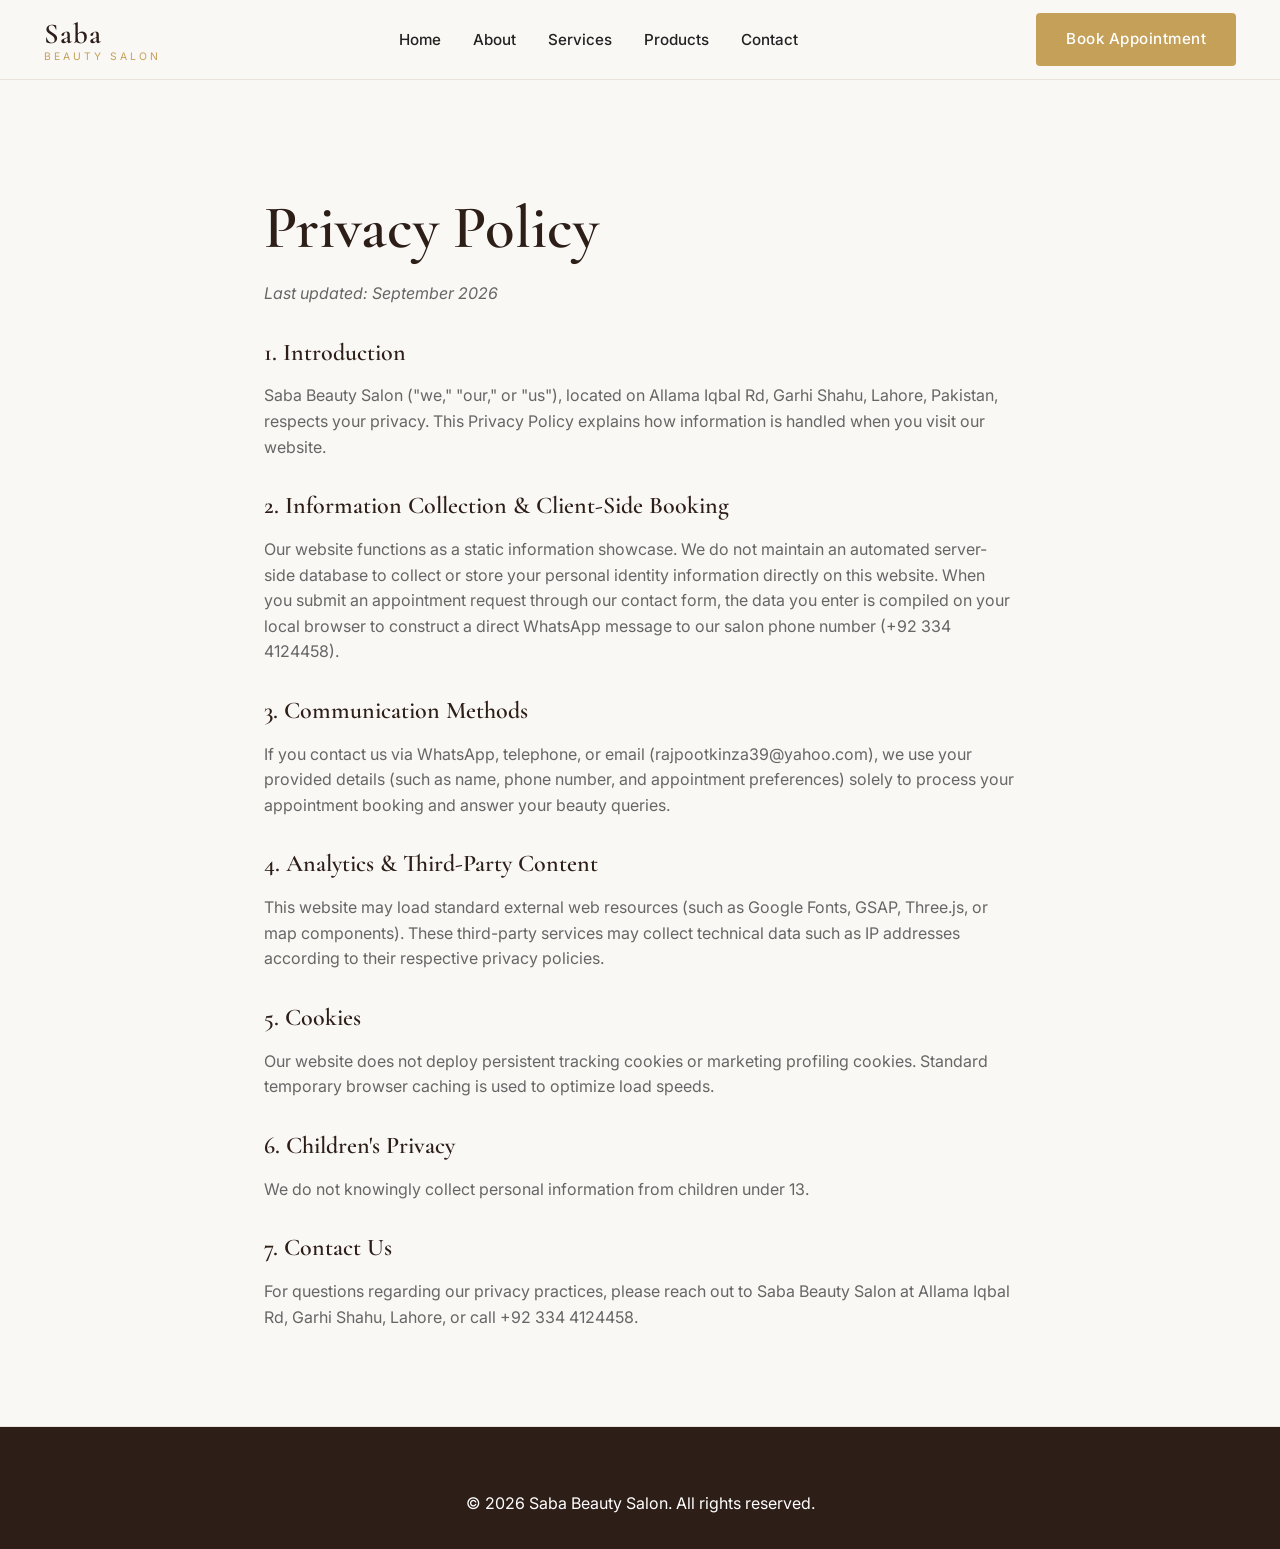
<file: privacy-policy.html>
<!DOCTYPE html>
<html lang="en">
<head>
  <meta charset="UTF-8">
  <meta name="viewport" content="width=device-width, initial-scale=1.0">
  <title>Privacy Policy | Saba Beauty Salon</title>
  <meta name="description" content="Privacy Policy for Saba Beauty Salon. Information regarding client inquiry data and website usage practices.">
  <meta name="robots" content="index, follow">
  <link rel="canonical" href="privacy-policy.html">

  <link rel="preconnect" href="https://fonts.googleapis.com">
  <link rel="preconnect" href="https://fonts.gstatic.com" crossorigin>
  <link href="https://fonts.googleapis.com/css2?family=Cormorant+Garamond:ital,wght@0,400;0,600;0,700;1,400&family=Inter:wght@300;400;500;600;700&display=swap" rel="stylesheet">
  <link rel="stylesheet" href="style.css">
</head>
<body>
  <a href="#main-content" class="skip-link">Skip to main content</a>

  <header class="header" id="header">
    <div class="container header-container">
      <a href="index.html" class="logo">
        <span class="logo-title">Saba</span>
        <span class="logo-sub">Beauty Salon</span>
      </a>
      <nav class="nav-menu" id="nav-menu" aria-label="Main Navigation">
        <ul class="nav-list">
          <li><a href="index.html" class="nav-link">Home</a></li>
          <li><a href="about.html" class="nav-link">About</a></li>
          <li><a href="services.html" class="nav-link">Services</a></li>
          <li><a href="products.html" class="nav-link">Products</a></li>
          <li><a href="contact.html" class="nav-link">Contact</a></li>
        </ul>
      </nav>
      <div class="header-actions">
        <a href="https://wa.me/923344124458" target="_blank" rel="noopener noreferrer" class="btn btn-primary nav-cta">Book Appointment</a>
        <button class="menu-toggle" id="menu-toggle" aria-expanded="false" aria-controls="nav-menu" aria-label="Toggle Navigation Menu">
          <span class="hamburger-bar"></span>
          <span class="hamburger-bar"></span>
          <span class="hamburger-bar"></span>
        </button>
      </div>
    </div>
  </header>

  <main id="main-content" class="section">
    <div class="container legal-content">
      <h1>Privacy Policy</h1>
      <p><em>Last updated: September 2026</em></p>

      <h2>1. Introduction</h2>
      <p>Saba Beauty Salon ("we," "our," or "us"), located on Allama Iqbal Rd, Garhi Shahu, Lahore, Pakistan, respects your privacy. This Privacy Policy explains how information is handled when you visit our website.</p>

      <h2>2. Information Collection & Client-Side Booking</h2>
      <p>Our website functions as a static information showcase. We do not maintain an automated server-side database to collect or store your personal identity information directly on this website. When you submit an appointment request through our contact form, the data you enter is compiled on your local browser to construct a direct WhatsApp message to our salon phone number (+92 334 4124458).</p>

      <h2>3. Communication Methods</h2>
      <p>If you contact us via WhatsApp, telephone, or email (rajpootkinza39@yahoo.com), we use your provided details (such as name, phone number, and appointment preferences) solely to process your appointment booking and answer your beauty queries.</p>

      <h2>4. Analytics & Third-Party Content</h2>
      <p>This website may load standard external web resources (such as Google Fonts, GSAP, Three.js, or map components). These third-party services may collect technical data such as IP addresses according to their respective privacy policies.</p>

      <h2>5. Cookies</h2>
      <p>Our website does not deploy persistent tracking cookies or marketing profiling cookies. Standard temporary browser caching is used to optimize load speeds.</p>

      <h2>6. Children's Privacy</h2>
      <p>We do not knowingly collect personal information from children under 13.</p>

      <h2>7. Contact Us</h2>
      <p>For questions regarding our privacy practices, please reach out to Saba Beauty Salon at Allama Iqbal Rd, Garhi Shahu, Lahore, or call +92 334 4124458.</p>
    </div>
  </main>

  <footer class="footer">
    <div class="container text-center">
      <p>&copy; <span id="copyright-year">2026</span> Saba Beauty Salon. All rights reserved.</p>
    </div>
  </footer>

  <script src="main.js"></script>
</body>
  </html>
</file>
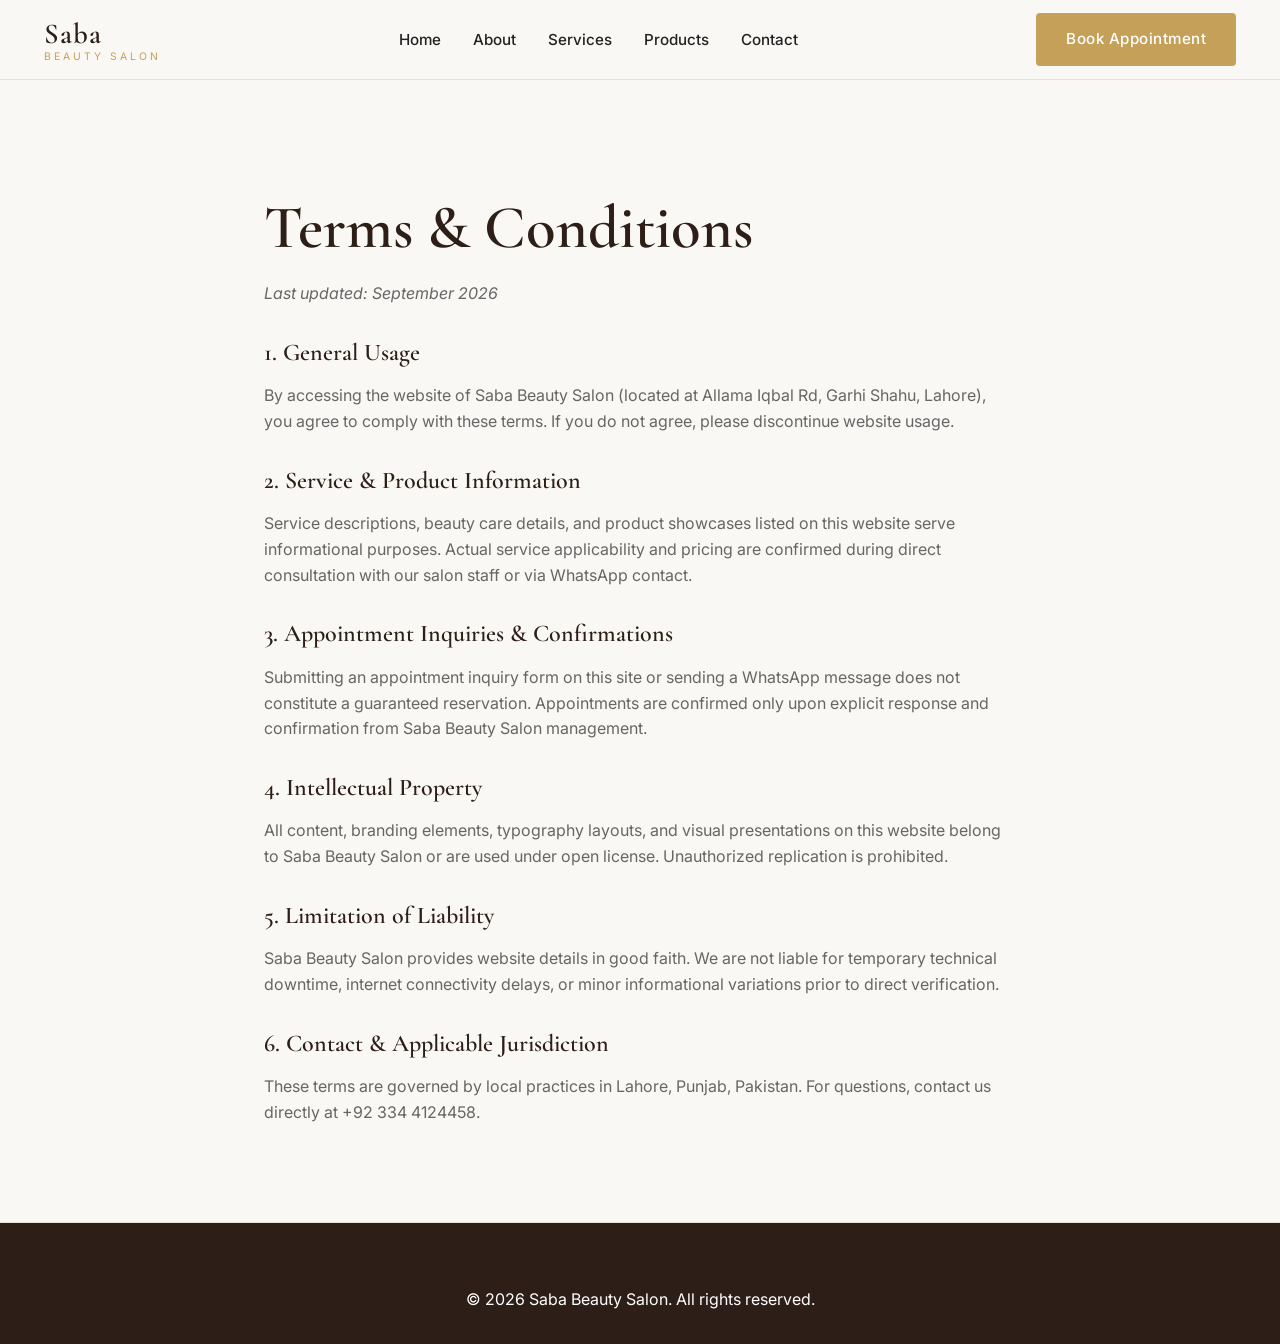
<file: terms.html>
<!DOCTYPE html>
<html lang="en">
<head>
  <meta charset="UTF-8">
  <meta name="viewport" content="width=device-width, initial-scale=1.0">
  <title>Terms & Conditions | Saba Beauty Salon</title>
  <meta name="description" content="Terms & Conditions governing the use of Saba Beauty Salon website and appointment inquiries.">
  <meta name="robots" content="index, follow">
  <link rel="canonical" href="terms.html">

  <link rel="preconnect" href="https://fonts.googleapis.com">
  <link rel="preconnect" href="https://fonts.gstatic.com" crossorigin>
  <link href="https://fonts.googleapis.com/css2?family=Cormorant+Garamond:ital,wght@0,400;0,600;0,700;1,400&family=Inter:wght@300;400;500;600;700&display=swap" rel="stylesheet">
  <link rel="stylesheet" href="style.css">
</head>
<body>
  <a href="#main-content" class="skip-link">Skip to main content</a>

  <header class="header" id="header">
    <div class="container header-container">
      <a href="index.html" class="logo">
        <span class="logo-title">Saba</span>
        <span class="logo-sub">Beauty Salon</span>
      </a>
      <nav class="nav-menu" id="nav-menu" aria-label="Main Navigation">
        <ul class="nav-list">
          <li><a href="index.html" class="nav-link">Home</a></li>
          <li><a href="about.html" class="nav-link">About</a></li>
          <li><a href="services.html" class="nav-link">Services</a></li>
          <li><a href="products.html" class="nav-link">Products</a></li>
          <li><a href="contact.html" class="nav-link">Contact</a></li>
        </ul>
      </nav>
      <div class="header-actions">
        <a href="https://wa.me/923344124458" target="_blank" rel="noopener noreferrer" class="btn btn-primary nav-cta">Book Appointment</a>
        <button class="menu-toggle" id="menu-toggle" aria-expanded="false" aria-controls="nav-menu" aria-label="Toggle Navigation Menu">
          <span class="hamburger-bar"></span>
          <span class="hamburger-bar"></span>
          <span class="hamburger-bar"></span>
        </button>
      </div>
    </div>
  </header>

  <main id="main-content" class="section">
    <div class="container legal-content">
      <h1>Terms & Conditions</h1>
      <p><em>Last updated: September 2026</em></p>

      <h2>1. General Usage</h2>
      <p>By accessing the website of Saba Beauty Salon (located at Allama Iqbal Rd, Garhi Shahu, Lahore), you agree to comply with these terms. If you do not agree, please discontinue website usage.</p>

      <h2>2. Service & Product Information</h2>
      <p>Service descriptions, beauty care details, and product showcases listed on this website serve informational purposes. Actual service applicability and pricing are confirmed during direct consultation with our salon staff or via WhatsApp contact.</p>

      <h2>3. Appointment Inquiries & Confirmations</h2>
      <p>Submitting an appointment inquiry form on this site or sending a WhatsApp message does not constitute a guaranteed reservation. Appointments are confirmed only upon explicit response and confirmation from Saba Beauty Salon management.</p>

      <h2>4. Intellectual Property</h2>
      <p>All content, branding elements, typography layouts, and visual presentations on this website belong to Saba Beauty Salon or are used under open license. Unauthorized replication is prohibited.</p>

      <h2>5. Limitation of Liability</h2>
      <p>Saba Beauty Salon provides website details in good faith. We are not liable for temporary technical downtime, internet connectivity delays, or minor informational variations prior to direct verification.</p>

      <h2>6. Contact & Applicable Jurisdiction</h2>
      <p>These terms are governed by local practices in Lahore, Punjab, Pakistan. For questions, contact us directly at +92 334 4124458.</p>
    </div>
  </main>

  <footer class="footer">
    <div class="container text-center">
      <p>&copy; <span id="copyright-year">2026</span> Saba Beauty Salon. All rights reserved.</p>
    </div>
  </footer>

  <script src="main.js"></script>
</body>
</html>
</file>
<file: style.css>
/* ==========================================================================
   SABA BEAUTY SALON - LUXURY DESIGN SYSTEM
   ========================================================================== */

:root {
  /* Color Palette */
  --bg-color: #FAF8F5;
  --bg-alt: #FFFFFF;
  --text-color: #222222;
  --text-muted: #666666;
  --accent-color: #2D1E18;
  --gold-color: #C5A059;
  --gold-hover: #A3803C;
  --rose-subtle: #F4ECE1;
  --border-color: #E8E2D9;
  --shadow-subtle: 0 10px 30px rgba(0, 0, 0, 0.04);
  --shadow-card: 0 14px 40px rgba(0, 0, 0, 0.06);

  /* Fonts */
  --font-heading: 'Cormorant Garamond', Georgia, serif;
  --font-body: 'Inter', -apple-system, BlinkMacSystemFont, sans-serif;

  /* Layout Constants */
  --max-width: 1240px;
  --nav-height: 80px;
  --transition: 0.3s cubic-bezier(0.16, 1, 0.3, 1);
}

/* --------------------------------------------------------------------------
   Reset & Base Styles
   -------------------------------------------------------------------------- */
*, *::before, *::after {
  box-sizing: border-box;
  margin: 0;
  padding: 0;
}

html {
  scroll-behavior: smooth;
  font-size: 16px;
  /* Prevent horizontal overflow completely */
  overflow-x: clip;
}

body {
  font-family: var(--font-body);
  background-color: var(--bg-color);
  color: var(--text-color);
  line-height: 1.6;
  -webkit-font-smoothing: antialiased;
  overflow-x: clip;
  position: relative;
}

img {
  max-width: 100%;
  height: auto;
  display: block;
  object-fit: cover;
}

a {
  color: inherit;
  text-decoration: none;
  transition: color var(--transition);
}

ul {
  list-style: none;
}

/* Accessibility Skip Link */
.skip-link {
  position: absolute;
  top: -100px;
  left: 10px;
  background: var(--accent-color);
  color: #fff;
  padding: 10px 15px;
  z-index: 10001;
  transition: top 0.2s;
}
.skip-link:focus {
  top: 10px;
}

/* --------------------------------------------------------------------------
   Typography
   -------------------------------------------------------------------------- */
h1, h2, h3, h4, .logo-title {
  font-family: var(--font-heading);
  font-weight: 600;
  line-height: 1.2;
  color: var(--accent-color);
}

h1 { font-size: clamp(2.3rem, 5vw, 3.8rem); }
h2 { font-size: clamp(1.8rem, 3.5vw, 2.6rem); }
h3 { font-size: clamp(1.3rem, 2.5vw, 1.8rem); }

.subtitle {
  text-transform: uppercase;
  letter-spacing: 2px;
  font-size: 0.85rem;
  font-weight: 600;
  color: var(--gold-color);
  display: block;
  margin-bottom: 0.5rem;
}

/* --------------------------------------------------------------------------
   Layout Components
   -------------------------------------------------------------------------- */
.container {
  width: 100%;
  max-width: var(--max-width);
  margin: 0 auto;
  padding: 0 1.5rem;
}

.section {
  padding: 5rem 0;
}

.bg-light { background-color: var(--bg-alt); }

.grid {
  display: grid;
  gap: 2rem;
}

.grid-2 { grid-template-columns: repeat(2, 1fr); }
.grid-3 { grid-template-columns: repeat(3, 1fr); }
.grid-4 { grid-template-columns: repeat(4, 1fr); }

.align-center { align-items: center; }
.text-center { text-align: center; }
.mt-2 { margin-top: 1rem; }
.mt-3 { margin-top: 1.5rem; }
.mt-4 { margin-top: 2rem; }
.mb-4 { margin-bottom: 2rem; }
.w-100 { width: 100%; }

/* --------------------------------------------------------------------------
   Buttons & Badges
   -------------------------------------------------------------------------- */
.btn {
  display: inline-flex;
  align-items: center;
  justify-content: center;
  padding: 0.85rem 1.8rem;
  font-size: 0.95rem;
  font-weight: 500;
  letter-spacing: 0.5px;
  border-radius: 4px;
  cursor: pointer;
  transition: all var(--transition);
  border: 1px solid transparent;
  min-height: 44px;
}

.btn-primary {
  background-color: var(--gold-color);
  color: #FFFFFF;
}
.btn-primary:hover {
  background-color: var(--gold-hover);
  transform: translateY(-2px);
  box-shadow: 0 5px 15px rgba(197, 160, 89, 0.3);
}

.btn-secondary {
  background-color: transparent;
  border-color: var(--accent-color);
  color: var(--accent-color);
}
.btn-secondary:hover {
  background-color: var(--accent-color);
  color: #FFFFFF;
  transform: translateY(-2px);
}

.btn-sm {
  padding: 0.5rem 1rem;
  font-size: 0.85rem;
  min-height: 38px;
}

.badge {
  display: inline-block;
  padding: 0.3rem 0.8rem;
  background-color: var(--rose-subtle);
  color: var(--accent-color);
  border-radius: 50px;
  font-size: 0.8rem;
  font-weight: 600;
  margin-bottom: 1rem;
}

/* --------------------------------------------------------------------------
   Header & Navigation
   -------------------------------------------------------------------------- */
.header {
  position: fixed;
  top: 0;
  left: 0;
  width: 100%;
  height: var(--nav-height);
  background-color: rgba(250, 248, 245, 0.95);
  backdrop-filter: blur(8px);
  z-index: 1000;
  border-bottom: 1px solid var(--border-color);
  transition: background-color var(--transition);
}

.header-container {
  display: flex;
  align-items: center;
  justify-content: space-between;
  height: 100%;
}

.logo {
  display: flex;
  flex-direction: column;
  line-height: 1;
}

.logo-title {
  font-size: 1.8rem;
  letter-spacing: 1px;
}

.logo-sub {
  font-family: var(--font-body);
  font-size: 0.65rem;
  text-transform: uppercase;
  letter-spacing: 3px;
  color: var(--gold-color);
}

.nav-list {
  display: flex;
  gap: 2rem;
}

.nav-link {
  font-size: 0.95rem;
  font-weight: 500;
  color: var(--text-color);
  position: relative;
  padding: 0.5rem 0;
}

.nav-link::after {
  content: '';
  position: absolute;
  bottom: 0;
  left: 0;
  width: 0%;
  height: 2px;
  background-color: var(--gold-color);
  transition: width var(--transition);
}

.nav-link:hover::after,
.nav-link.active::after {
  width: 100%;
}

.header-actions {
  display: flex;
  align-items: center;
  gap: 1rem;
}

.menu-toggle {
  display: none;
  background: none;
  border: none;
  cursor: pointer;
  padding: 0.5rem;
  width: 44px;
  height: 44px;
  flex-direction: column;
  justify-content: center;
  align-items: center;
  gap: 6px;
  z-index: 1002;
}

.hamburger-bar {
  width: 24px;
  height: 2px;
  background-color: var(--accent-color);
  transition: transform 0.3s ease, opacity 0.3s ease;
}

/* Hamburger Active Transform */
.menu-toggle.is-active .hamburger-bar:nth-child(1) {
  transform: translateY(8px) rotate(45deg);
}
.menu-toggle.is-active .hamburger-bar:nth-child(2) {
  opacity: 0;
}
.menu-toggle.is-active .hamburger-bar:nth-child(3) {
  transform: translateY(-8px) rotate(-45deg);
}

/* --------------------------------------------------------------------------
   Hero Section
   -------------------------------------------------------------------------- */
.hero-section {
  position: relative;
  padding-top: calc(var(--nav-height) + 3rem);
  padding-bottom: 5rem;
  min-height: 88vh;
  display: flex;
  align-items: center;
  overflow: hidden;
}

.hero-canvas-container {
  position: absolute;
  top: 0;
  left: 0;
  width: 100%;
  height: 100%;
  z-index: 0;
  pointer-events: none;
  opacity: 0.6;
}

.hero-container {
  position: relative;
  z-index: 1;
  display: grid;
  grid-template-columns: 1fr 1fr;
  gap: 3rem;
  align-items: center;
}

.hero-content {
  max-width: 580px;
}

.hero-title {
  margin-bottom: 1.2rem;
}

.hero-description {
  font-size: 1.1rem;
  color: var(--text-muted);
  margin-bottom: 2rem;
}

.hero-buttons {
  display: flex;
  gap: 1rem;
  flex-wrap: wrap;
  margin-bottom: 2rem;
}

.hero-contact-quick {
  font-size: 0.9rem;
  color: var(--text-muted);
}

.quick-call {
  display: inline-flex;
  align-items: center;
  gap: 0.5rem;
  font-weight: 500;
  color: var(--accent-color);
}

.hero-image-wrapper {
  position: relative;
  border-radius: 8px;
  overflow: hidden;
  box-shadow: var(--shadow-card);
}

/* --------------------------------------------------------------------------
   Trust Strip
   -------------------------------------------------------------------------- */
.trust-strip {
  background-color: var(--accent-color);
  color: #FFFFFF;
  padding: 2rem 0;
}

.trust-grid {
  display: grid;
  grid-template-columns: repeat(4, 1fr);
  text-align: center;
  gap: 1.5rem;
}

.trust-number {
  display: block;
  font-family: var(--font-heading);
  font-size: 1.8rem;
  color: var(--gold-color);
  font-weight: 600;
}

.trust-label {
  font-size: 0.85rem;
  opacity: 0.9;
  letter-spacing: 0.5px;
}

/* --------------------------------------------------------------------------
   Cards & Sections
   -------------------------------------------------------------------------- */
.section-header {
  margin-bottom: 3rem;
}

.section-header p {
  color: var(--text-muted);
  max-width: 600px;
  margin: 0.5rem auto 0;
}

.service-card, .card, .product-card, .service-detail-card {
  background-color: var(--bg-alt);
  border: 1px solid var(--border-color);
  border-radius: 6px;
  overflow: hidden;
  transition: transform var(--transition), box-shadow var(--transition);
}

.service-card:hover, .product-card:hover, .service-detail-card:hover {
  transform: translateY(-5px);
  box-shadow: var(--shadow-card);
}

.card-image-wrap, .product-img-wrap {
  width: 100%;
  height: 220px;
  overflow: hidden;
}

.card-image-wrap img, .product-img-wrap img {
  width: 100%;
  height: 100%;
  object-fit: cover;
  transition: transform 0.5s ease;
}

.service-card:hover img, .product-card:hover img {
  transform: scale(1.05);
}

.card-content, .product-info, .service-info {
  padding: 1.5rem;
}

.card-content h3, .product-info h3, .service-info h3 {
  margin-bottom: 0.5rem;
}

.card-content p, .product-info p, .service-info p {
  font-size: 0.92rem;
  color: var(--text-muted);
  margin-bottom: 1rem;
}

.card-link {
  font-size: 0.9rem;
  font-weight: 600;
  color: var(--gold-color);
}

.price-notice {
  display: block;
  font-size: 0.8rem;
  color: var(--gold-color);
  font-weight: 600;
  margin-bottom: 1rem;
  text-transform: uppercase;
}

/* Bridal Special Box */
.bridal-list {
  margin: 1.5rem 0 2rem;
}

.bridal-list li {
  position: relative;
  padding-left: 1.5rem;
  margin-bottom: 0.6rem;
  font-size: 0.95rem;
}

.bridal-list li::before {
  content: "✦";
  position: absolute;
  left: 0;
  color: var(--gold-color);
}

/* Feature Box */
.feature-box {
  padding: 2rem;
  background-color: var(--bg-alt);
  border: 1px solid var(--border-color);
  border-radius: 6px;
  text-align: center;
}

.feature-icon {
  font-size: 2rem;
  margin-bottom: 1rem;
}

/* Gallery Grid */
.gallery-grid {
  display: grid;
  grid-template-columns: repeat(4, 1fr);
  gap: 1rem;
}

.gallery-item {
  border-radius: 6px;
  overflow: hidden;
  height: 250px;
}

.gallery-item img {
  width: 100%;
  height: 100%;
  object-fit: cover;
  transition: transform 0.5s ease;
}

.gallery-item:hover img {
  transform: scale(1.08);
}

/* Location Map Placeholder */
.map-placeholder {
  background-color: var(--rose-subtle);
  border: 1px solid var(--border-color);
  padding: 3rem 2rem;
  text-align: center;
  border-radius: 8px;
}

/* --------------------------------------------------------------------------
   Contact Page Form
   -------------------------------------------------------------------------- */
.contact-info-panel h2, .contact-form-panel h2 {
  margin-bottom: 1rem;
}

.contact-detail-item {
  margin-bottom: 1.2rem;
}

.contact-detail-item strong {
  display: block;
  font-size: 0.9rem;
  color: var(--accent-color);
}

.contact-detail-item p {
  color: var(--text-muted);
  font-size: 0.95rem;
}

.appointment-form {
  margin-top: 1.5rem;
}

.form-group {
  margin-bottom: 1.2rem;
  position: relative;
}

.form-row {
  display: flex;
  gap: 1rem;
}

.half-width {
  flex: 1;
}

label {
  display: block;
  font-size: 0.85rem;
  font-weight: 600;
  margin-bottom: 0.4rem;
}

.form-control {
  width: 100%;
  padding: 0.75rem 1rem;
  font-family: var(--font-body);
  font-size: 0.95rem;
  border: 1px solid var(--border-color);
  border-radius: 4px;
  background-color: var(--bg-alt);
  color: var(--text-color);
  transition: border-color var(--transition);
}

.form-control:focus {
  outline: none;
  border-color: var(--gold-color);
}

.error-msg {
  display: none;
  font-size: 0.75rem;
  color: #D9381E;
  margin-top: 0.2rem;
}

.form-group.has-error .error-msg {
  display: block;
}

.form-group.has-error .form-control {
  border-color: #D9381E;
}

/* Page Hero Header */
.page-hero {
  padding-top: calc(var(--nav-height) + 3rem);
  padding-bottom: 3rem;
  border-bottom: 1px solid var(--border-color);
}

.page-description {
  max-width: 650px;
  margin: 0.5rem auto 0;
  color: var(--text-muted);
}

/* Legal Pages */
.legal-content {
  max-width: 800px;
  padding-top: calc(var(--nav-height) + 2rem);
}

.legal-content h1 { margin-bottom: 1rem; }
.legal-content h2 { margin: 2rem 0 1rem; font-size: 1.5rem; }
.legal-content p { color: var(--text-muted); margin-bottom: 1rem; }

/* --------------------------------------------------------------------------
   Footer
   -------------------------------------------------------------------------- */
.footer {
  background-color: var(--accent-color);
  color: #FFFFFF;
  padding-top: 4rem;
  padding-bottom: 2rem;
  border-top: 1px solid var(--border-color);
}

.footer-grid {
  display: grid;
  grid-template-columns: 2fr 1fr 1.5fr 1fr;
  gap: 2.5rem;
  margin-bottom: 3rem;
}

.footer-logo .logo-title { color: #FFFFFF; }
.footer-about {
  font-size: 0.9rem;
  color: rgba(255, 255, 255, 0.7);
  margin-top: 1rem;
  max-width: 300px;
}

.footer-col h4 {
  color: var(--gold-color);
  font-size: 1.2rem;
  margin-bottom: 1.2rem;
}

.footer-links li {
  margin-bottom: 0.6rem;
}

.footer-links a {
  color: rgba(255, 255, 255, 0.8);
  font-size: 0.9rem;
}

.footer-links a:hover {
  color: var(--gold-color);
}

.footer-col p {
  font-size: 0.9rem;
  color: rgba(255, 255, 255, 0.8);
  margin-bottom: 0.5rem;
}

.footer-bottom {
  border-top: 1px solid rgba(255, 255, 255, 0.1);
  padding-top: 1.5rem;
  font-size: 0.85rem;
  color: rgba(255, 255, 255, 0.6);
}

/* --------------------------------------------------------------------------
   Responsive Mobile Navigation & Media Queries
   -------------------------------------------------------------------------- */

/* Tablet & Mobile Layout Adjustments */
@media (max-width: 1024px) {
  .grid-4 { grid-template-columns: repeat(2, 1fr); }
  .grid-3 { grid-template-columns: repeat(2, 1fr); }
  .footer-grid { grid-template-columns: 1fr 1fr; }
  .gallery-grid { grid-template-columns: repeat(2, 1fr); }
}

@media (max-width: 768px) {
  .grid-2, .grid-3, .grid-4 { grid-template-columns: 1fr; }
  .hero-container { grid-template-columns: 1fr; text-align: center; }
  .hero-content { margin: 0 auto; }
  .hero-buttons { justify-content: center; }
  .trust-grid { grid-template-columns: repeat(2, 1fr); }
  .nav-cta { display: none; }
  .menu-toggle { display: flex; }

  /* Strictly Click-controlled Mobile Menu - No Swipe Gestures */
  .nav-menu {
    position: fixed;
    top: var(--nav-height);
    left: 0;
    width: 100%;
    height: calc(100vh - var(--nav-height));
    background-color: var(--bg-color);
    display: flex;
    flex-direction: column;
    align-items: center;
    justify-content: center;
    visibility: hidden;
    opacity: 0;
    transform: translateY(-10px);
    transition: opacity 0.3s ease, transform 0.3s ease, visibility 0.3s ease;
    z-index: 1001;
    pointer-events: none;
  }

  .nav-menu.is-active {
    visibility: visible;
    opacity: 1;
    transform: translateY(0);
    pointer-events: auto;
  }

  .nav-list {
    flex-direction: column;
    align-items: center;
    gap: 2rem;
  }

  .nav-link {
    font-size: 1.3rem;
  }

  .footer-grid { grid-template-columns: 1fr; gap: 2rem; }
  .form-row { flex-direction: column; gap: 0; }
}

@media (max-width: 480px) {
  .trust-grid { grid-template-columns: 1fr; }
  .gallery-grid { grid-template-columns: 1fr; }
}

/* Reduced Motion Override */
@media (prefers-reduced-motion: reduce) {
  *, *::before, *::after {
    animation-duration: 0.01ms !important;
    animation-iteration-count: 1 !important;
    transition-duration: 0.01ms !important;
    scroll-behavior: auto !important;
  }
}
</file>
